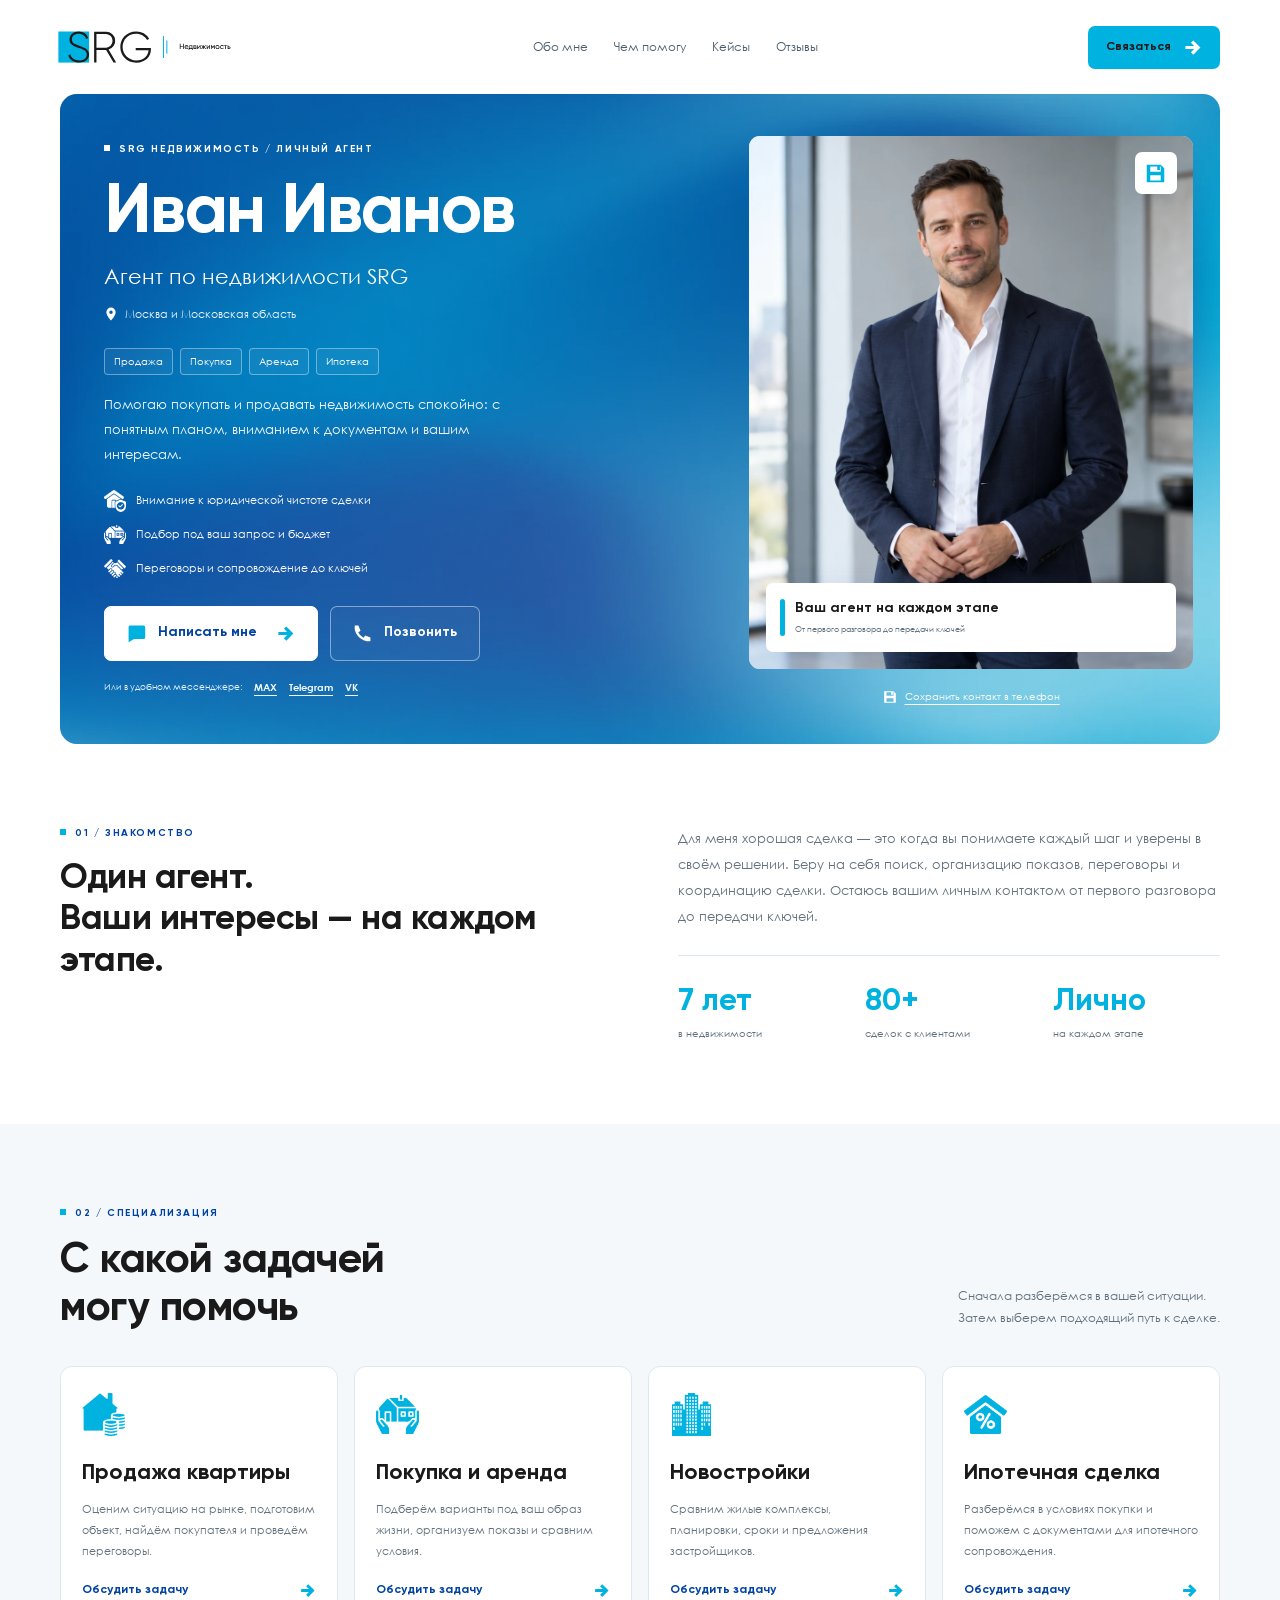
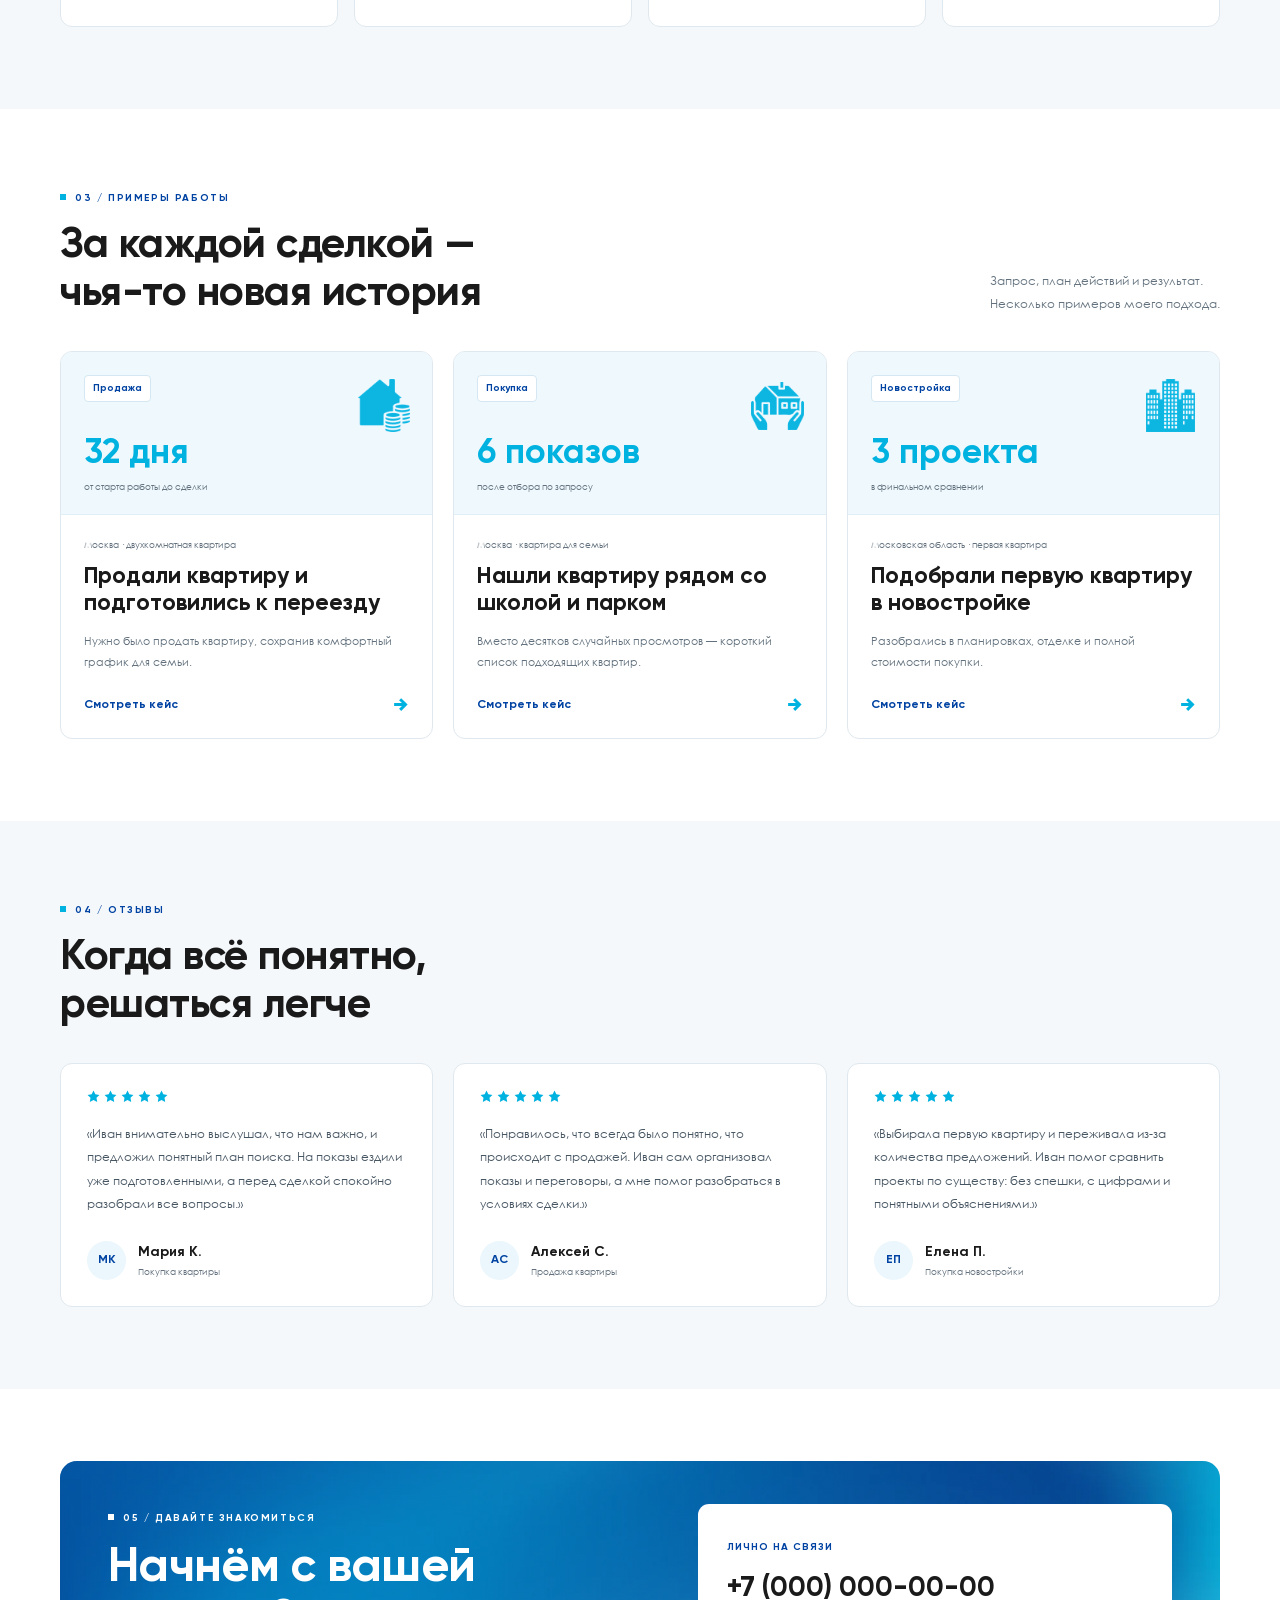
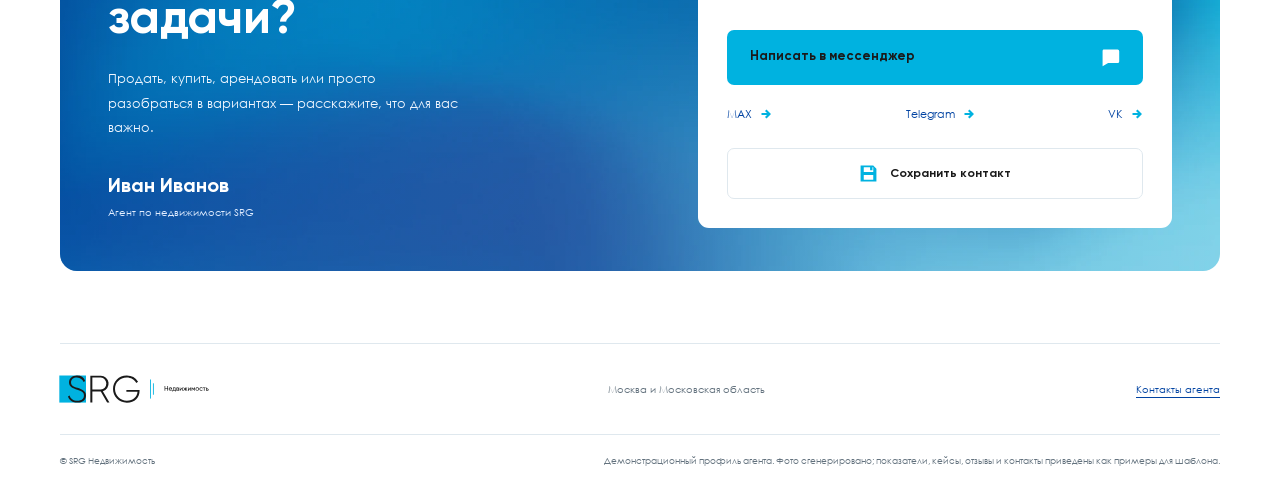
<file: agent-card/source/index.html>
<!doctype html>
<html lang="ru">
<head>
  <meta charset="utf-8">
  <meta name="viewport" content="width=device-width,initial-scale=1,viewport-fit=cover">
  <meta name="theme-color" content="#0143a2">
  <meta name="description" content="Иван Иванов — агент по недвижимости SRG. Продажа, покупка, аренда, новостройки и сопровождение ипотечной сделки.">
  <title>Иван Иванов — ваш агент по недвижимости | SRG</title>
  <link rel="icon" type="image/svg+xml" href="assets/images/logo-dark.svg">
  <link rel="stylesheet" href="styles.css">
  <script src="agent-config.js" defer></script>
  <script src="card.js" defer></script>
</head>
<body>
  <a class="skip-link" href="#main">Перейти к содержимому</a>
  <svg class="svg-defs" xmlns="http://www.w3.org/2000/svg" aria-hidden="true">
    <symbol id="i-arrow" viewBox="0 0 24 24"><path d="m13 3-3 3 4 4H3v4h11l-4 4 3 3 9-9z"/></symbol>
    <symbol id="i-phone" viewBox="0 0 24 24"><path d="m6.6 10.8 2.9-2.3L6.8 2H2.4C.1 12.2 11.8 23.9 22 21.6v-4.4l-6.5-2.7-2.3 2.9a17.4 17.4 0 0 1-6.6-6.6z"/></symbol>
    <symbol id="i-message" viewBox="0 0 24 24"><path d="M3 2h18a2 2 0 0 1 2 2v13a2 2 0 0 1-2 2H9l-7 4V4a2 2 0 0 1 1-2z"/></symbol>
    <symbol id="i-save" viewBox="0 0 24 24"><path d="M3 2h15l4 4v16H2V2zm3 2v6h12V4zm0 10v6h12v-6zM14 4h3v4h-3z"/></symbol>
    <symbol id="i-copy" viewBox="0 0 24 24"><path d="M8 1h14v17h-3V4H8zM2 6h14v17H2zm3 3v11h8V9z"/></symbol>
    <symbol id="i-close" viewBox="0 0 24 24"><path d="m5 2 7 7 7-7 3 3-7 7 7 7-3 3-7-7-7 7-3-3 7-7-7-7z"/></symbol>
    <symbol id="i-menu" viewBox="0 0 24 24"><path d="M2 4h20v3H2zm0 7h20v3H2zm0 7h20v3H2z"/></symbol>
    <symbol id="i-star" viewBox="0 0 24 24"><path d="m12 1 3.4 6.9 7.6 1.1-5.5 5.4 1.3 7.6-6.8-3.6L5.2 22l1.3-7.6L1 9l7.6-1.1z"/></symbol>
    <symbol id="i-pin" viewBox="0 0 24 24"><path d="M12 1a8 8 0 0 0-8 8c0 6 8 14 8 14s8-8 8-14a8 8 0 0 0-8-8zm0 11a3 3 0 1 1 0-6 3 3 0 0 1 0 6z"/></symbol>
  </svg>

  <header class="site-header">
    <div class="wrap header-inner">
      <a class="brand" href="#top" aria-label="SRG Недвижимость — в начало"><img src="assets/images/logo-dark.svg" width="220" height="67" alt="SRG Недвижимость"></a>
      <nav class="main-nav" id="main-nav" aria-label="Основная навигация">
        <a href="#about">Обо мне</a><a href="#specialization">Чем помогу</a><a href="#cases">Кейсы</a><a href="#reviews">Отзывы</a>
      </nav>
      <button class="button button-small header-contact" type="button" data-contact>Связаться<svg class="icon"><use href="#i-arrow"/></svg></button>
      <button class="menu-toggle" type="button" aria-expanded="false" aria-controls="main-nav" aria-label="Открыть меню"><svg class="icon"><use href="#i-menu"/></svg></button>
    </div>
  </header>

  <main id="main">
    <section class="wrap hero" id="top" aria-labelledby="agent-name">
      <div class="hero-content">
        <p class="eyebrow eyebrow-light">SRG Недвижимость / Личный агент</p>
        <h1 id="agent-name" data-agent-name>Иван Иванов</h1>
        <p class="hero-role" data-agent-role>Агент по недвижимости SRG</p>
        <p class="hero-location"><svg class="icon"><use href="#i-pin"/></svg><span data-agent-city>Москва и Московская область</span></p>
        <div class="service-tags" aria-label="Услуги"><span>Продажа</span><span>Покупка</span><span>Аренда</span><span>Ипотека</span></div>
        <p class="hero-intro" data-agent-intro>Помогаю покупать и продавать недвижимость спокойно: с понятным планом, вниманием к документам и вашим интересам.</p>
        <ul class="hero-benefits">
          <li><img src="assets/images/secure-white.png" alt="">Внимание к юридической чистоте сделки</li>
          <li><img src="assets/images/buy-white.png" alt="">Подбор под ваш запрос и бюджет</li>
          <li><img src="assets/images/handshake-white.png" alt="">Переговоры и сопровождение до ключей</li>
        </ul>
        <div class="hero-actions">
          <button class="button button-white" type="button" data-contact><svg class="icon"><use href="#i-message"/></svg>Написать мне<svg class="icon action-arrow"><use href="#i-arrow"/></svg></button>
          <a class="button button-glass" href="tel:+70000000000" data-call><svg class="icon"><use href="#i-phone"/></svg>Позвонить</a>
        </div>
        <div class="hero-socials"><span>Или в удобном мессенджере:</span><a href="https://max.ru/" data-social="max" target="_blank" rel="noopener noreferrer">MAX</a><a href="https://t.me/" data-social="telegram" target="_blank" rel="noopener noreferrer">Telegram</a><a href="https://vk.com/" data-social="vk" target="_blank" rel="noopener noreferrer">VK</a></div>
      </div>
      <div class="portrait-area">
        <div class="portrait-frame">
          <img class="agent-portrait" src="assets/images/ivan-ivanov.webp" width="1000" height="1250" alt="Иван Иванов, агент по недвижимости" data-agent-portrait fetchpriority="high">
          <button class="portrait-save" type="button" data-save-contact aria-label="Сохранить контакт агента"><svg class="icon"><use href="#i-save"/></svg></button>
          <div class="portrait-caption"><span class="caption-mark"></span><div><strong>Ваш агент на каждом этапе</strong><span>От первого разговора до передачи ключей</span></div></div>
        </div>
        <button class="save-link" type="button" data-save-contact><svg class="icon"><use href="#i-save"/></svg>Сохранить контакт в телефон</button>
      </div>
    </section>

    <section class="wrap about section" id="about" aria-labelledby="about-title">
      <div class="section-heading"><p class="eyebrow">01 / Знакомство</p><h2 id="about-title">Один агент.<br>Ваши интересы — на каждом этапе.</h2></div>
      <div class="about-copy"><p data-agent-about></p><div class="facts" id="agent-facts"></div></div>
    </section>

    <section class="section section-tint" id="specialization" aria-labelledby="specialization-title">
      <div class="wrap"><div class="section-heading heading-row"><div><p class="eyebrow">02 / Специализация</p><h2 id="specialization-title">С какой задачей<br>могу помочь</h2></div><p class="section-lead">Сначала разберёмся в вашей ситуации.<br>Затем выберем подходящий путь к сделке.</p></div><div class="specialty-grid" id="specialty-grid"></div></div>
    </section>

    <section class="wrap section" id="cases" aria-labelledby="cases-title">
      <div class="section-heading heading-row"><div><p class="eyebrow">03 / Примеры работы</p><h2 id="cases-title">За каждой сделкой —<br>чья-то новая история</h2></div><p class="section-lead">Запрос, план действий и результат.<br>Несколько примеров моего подхода.</p></div>
      <div class="case-grid" id="case-grid"></div>
    </section>

    <section class="section section-tint" id="reviews" aria-labelledby="reviews-title">
      <div class="wrap"><div class="section-heading heading-row"><div><p class="eyebrow">04 / Отзывы</p><h2 id="reviews-title">Когда всё понятно,<br>решаться легче</h2></div><div class="review-navigation"><span id="review-counter" aria-live="polite">1 / 3</span><button type="button" data-review-prev aria-label="Предыдущий отзыв"><svg class="icon reverse"><use href="#i-arrow"/></svg></button><button type="button" data-review-next aria-label="Следующий отзыв"><svg class="icon"><use href="#i-arrow"/></svg></button></div></div><div class="review-track" id="review-track" role="region" aria-label="Отзывы клиентов" tabindex="0"></div></div>
    </section>

    <section class="wrap section contact-section" id="contacts" aria-labelledby="contact-title">
      <div class="contact-copy"><p class="eyebrow eyebrow-light">05 / Давайте знакомиться</p><h2 id="contact-title">Начнём с вашей<br>задачи?</h2><p>Продать, купить, арендовать или просто разобраться в вариантах — расскажите, что для вас важно.</p><div class="contact-signature"><strong data-agent-name>Иван Иванов</strong><span data-agent-role>Агент по недвижимости SRG</span></div></div>
      <div class="contact-card"><span class="micro-label">Лично на связи</span><a class="phone-link" href="tel:+70000000000" data-call data-agent-phone>+7 (000) 000-00-00</a><button class="button" type="button" data-contact>Написать в мессенджер<svg class="icon"><use href="#i-message"/></svg></button><div class="contact-socials"><a href="https://max.ru/" data-social="max" target="_blank" rel="noopener noreferrer">MAX<svg class="icon"><use href="#i-arrow"/></svg></a><a href="https://t.me/" data-social="telegram" target="_blank" rel="noopener noreferrer">Telegram<svg class="icon"><use href="#i-arrow"/></svg></a><a href="https://vk.com/" data-social="vk" target="_blank" rel="noopener noreferrer">VK<svg class="icon"><use href="#i-arrow"/></svg></a></div><button class="button button-outline" type="button" data-save-contact><svg class="icon"><use href="#i-save"/></svg>Сохранить контакт</button></div>
    </section>
  </main>

  <footer class="wrap footer"><div class="footer-top"><a class="brand footer-brand" href="#top" aria-label="SRG — в начало"><img src="assets/images/logo-dark.svg" width="190" height="58" alt="SRG Недвижимость"></a><span data-agent-city>Москва и Московская область</span><a href="#contacts">Контакты агента</a></div><div class="footer-bottom"><span>© SRG Недвижимость</span><p>Демонстрационный профиль агента. Фото сгенерировано; показатели, кейсы, отзывы и контакты приведены как примеры для шаблона.</p></div></footer>

  <div class="mobile-action-bar" aria-label="Быстрая связь"><a class="button button-outline" href="tel:+70000000000" data-call><svg class="icon"><use href="#i-phone"/></svg>Позвонить</a><button class="button" type="button" data-contact><svg class="icon"><use href="#i-message"/></svg>Написать</button></div>

  <dialog class="contact-dialog" id="contact-dialog" aria-labelledby="dialog-title"><div class="dialog-top"><span class="eyebrow">Личная связь</span><button class="icon-button" type="button" data-close-dialog aria-label="Закрыть контакты"><svg class="icon"><use href="#i-close"/></svg></button></div><h2 id="dialog-title">Как вам удобнее?</h2><p class="dialog-copy" id="contact-context">Расскажите о своей задаче — начнём с разговора.</p><div class="dialog-phone"><a href="tel:+70000000000" data-call data-agent-phone>+7 (000) 000-00-00</a><button class="icon-button" type="button" data-copy-phone aria-label="Скопировать номер телефона"><svg class="icon"><use href="#i-copy"/></svg></button></div><div class="messenger-list"><a href="https://max.ru/" data-social="max" target="_blank" rel="noopener noreferrer"><span class="messenger-wordmark">MAX</span><span><strong>Написать в MAX</strong><small>Обсудим детали в сообщениях</small></span><svg class="icon"><use href="#i-arrow"/></svg></a><a href="https://t.me/" data-social="telegram" target="_blank" rel="noopener noreferrer"><span class="messenger-wordmark">TG</span><span><strong>Написать в Telegram</strong><small>Отправьте вопрос или ссылку на объект</small></span><svg class="icon"><use href="#i-arrow"/></svg></a><a href="https://vk.com/" data-social="vk" target="_blank" rel="noopener noreferrer"><span class="messenger-wordmark">VK</span><span><strong>Написать во ВКонтакте</strong><small>Выберите привычный способ общения</small></span><svg class="icon"><use href="#i-arrow"/></svg></a></div><p class="demo-contact-note" data-demo-note>В шаблоне показаны демонстрационные контакты.</p></dialog>

  <dialog class="case-dialog" id="case-dialog" aria-labelledby="case-dialog-title"><div class="dialog-top"><span class="eyebrow">История сделки</span><button class="icon-button" type="button" data-close-dialog aria-label="Закрыть кейс"><svg class="icon"><use href="#i-close"/></svg></button></div><div id="case-dialog-content"></div><button class="button case-contact-button" type="button" id="case-contact">Обсудить похожую задачу<svg class="icon"><use href="#i-message"/></svg></button></dialog>

  <div class="toast" id="toast" role="status" aria-live="polite" hidden></div>
  <noscript><p class="wrap notice">Для интерактивных возможностей визитки включите JavaScript в браузере.</p></noscript>
</body>
</html>
</file>
<file: agent-card/source/styles.css>
@font-face{font-family:SRGGilroy;src:url('assets/fonts/gilroy-bold.woff2') format('woff2');font-weight:700;font-display:swap}
@font-face{font-family:SRGCentury;src:url('assets/fonts/century-gothic-regular.woff2') format('woff2');font-weight:400;font-display:swap}
@font-face{font-family:SRGCentury;src:url('assets/fonts/century-gothic-bold.woff2') format('woff2');font-weight:700;font-display:swap}
:root{--cyan:#00b2e0;--blue:#0062d8;--cobalt:#0143a2;--ink:#1a1a1a;--muted:#62717d;--line:#dfe8ee;--soft:#f4f8fb;--radius:12px}
*{box-sizing:border-box}html{scroll-behavior:smooth;scroll-padding-top:105px}body{margin:0;background:#fff;color:var(--ink);font:14px/1.7 SRGCentury,'Century Gothic',Arial,sans-serif;-webkit-font-smoothing:antialiased}body.dialog-open{overflow:hidden}button,input,a{-webkit-tap-highlight-color:transparent}button{font:inherit;color:inherit;cursor:pointer}button:disabled{opacity:.35;cursor:default}a{color:inherit}button,a{touch-action:manipulation}button:focus-visible,a:focus-visible,[tabindex]:focus-visible{outline:3px solid var(--cyan);outline-offset:5px}button{border:0}h1,h2,h3,p{margin:0}h1,h2,h3,strong,.button,.eyebrow,.micro-label{font-family:SRGGilroy,Arial,sans-serif;font-weight:700}img{display:block;max-width:100%}svg{display:block}.icon{width:21px;height:21px;fill:currentColor;flex-shrink:0}.svg-defs{position:absolute;width:0;height:0;overflow:hidden}[hidden]{display:none!important}.wrap{width:min(1160px,calc(100% - 64px));margin:auto}.skip-link{position:fixed;top:-60px;left:16px;z-index:200;background:#fff;padding:12px}.skip-link:focus{top:12px}.site-header{position:relative;background:#fff;z-index:20}.header-inner{height:94px;display:flex;align-items:center;justify-content:space-between;gap:24px}.brand{display:block;flex-shrink:0}.brand img{width:220px;height:auto;margin-left:-17px}.main-nav{display:flex;gap:26px;align-items:center}.main-nav a{font-size:12px;text-decoration:none;color:#4c5d6a}.main-nav a:hover{color:var(--cobalt)}.button{display:inline-flex;align-items:center;justify-content:center;gap:12px;min-height:55px;padding:15px 22px;background:var(--cyan);color:var(--ink);border:1px solid transparent;border-radius:7px;font-size:14px;line-height:1.4;text-decoration:none;transition:background .15s,transform .15s}.button:hover{background:#22c3e9;transform:translateY(-1px)}.button .icon{color:#fff;width:19px;height:19px}.button-small{min-height:43px;font-size:12px;padding:11px 17px}.menu-toggle{display:none;background:var(--soft);border-radius:6px;width:42px;height:42px;place-items:center;color:var(--cobalt)}.hero{position:relative;isolation:isolate;overflow:hidden;display:grid;grid-template-columns:minmax(0,1.27fr) minmax(0,.9fr);gap:25px;background:var(--cobalt) url('assets/images/brand-gradient.webp') center/cover;border-radius:17px;color:white;min-height:650px}.hero:before{content:'';position:absolute;inset:0;z-index:-1;background:linear-gradient(100deg,#0143a25c,#0143a218 65%,transparent)}.hero-content{padding:48px 0 42px 44px;min-width:0}.eyebrow{font-size:10px;letter-spacing:1.6px;color:var(--cobalt);text-transform:uppercase;line-height:1.5;margin-bottom:17px}.eyebrow:before{content:'';width:6px;height:6px;background:var(--cyan);display:inline-block;margin-right:9px;vertical-align:1px}.eyebrow-light{color:#fff}.eyebrow-light:before{background:#fff}.hero h1{font-size:70px;line-height:1.02;letter-spacing:-1.7px;margin:21px 0 13px}.hero-role{font-size:21px;line-height:1.4}.hero-location{display:flex;align-items:center;gap:7px;font-size:11px;margin-top:13px;color:#f0f7ff}.hero-location .icon{width:14px;height:14px;color:#fff}.service-tags{display:flex;flex-wrap:wrap;gap:7px;margin:25px 0 18px}.service-tags span{border:1px solid #ffffff60;background:#ffffff0d;border-radius:4px;padding:4px 9px;font-size:10px;line-height:1.7}.hero-intro{font-size:13px;line-height:1.9;max-width:445px;color:#f4faff}.hero-benefits{display:grid;gap:12px;list-style:none;margin:22px 0 26px;padding:0}.hero-benefits li{display:flex;align-items:center;gap:10px;font-size:11px;line-height:1.7}.hero-benefits img{height:22px;width:22px;object-fit:contain}.hero-actions{display:flex;gap:12px}.button-white{background:#fff;color:var(--cobalt);border-color:#fff}.button-white:hover{background:#f1faff}.button-white .icon{color:var(--cyan)}.action-arrow{margin-left:7px}.button-glass{background:#ffffff08;border-color:#ffffff70;color:#fff}.button-glass:hover{background:#ffffff25}.hero-socials{display:flex;flex-wrap:wrap;gap:12px;align-items:center;font-size:10px;margin-top:18px;color:#f5faff}.hero-socials>span{font-size:9px;color:#e5f0ff}.hero-socials a{text-underline-offset:4px;text-decoration-thickness:1px;font-weight:700}.portrait-area{padding:27px 27px 22px 0;min-width:0;display:flex;flex-direction:column;justify-content:center}.portrait-frame{position:relative;height:533px;border-radius:11px;background:#dce8ee;overflow:hidden}.agent-portrait{width:100%;height:100%;object-fit:cover;object-position:50% 0}.portrait-save{position:absolute;right:16px;top:16px;display:grid;place-items:center;width:42px;height:42px;background:#fff;border-radius:7px;color:var(--cyan);box-shadow:0 5px 20px #0143a21a}.portrait-caption{position:absolute;left:17px;right:17px;bottom:17px;display:flex;align-items:center;gap:10px;padding:16px 14px;background:#fff;border-radius:7px;color:var(--ink);box-shadow:0 8px 30px #0143a222}.caption-mark{display:block;width:5px;align-self:stretch;background:var(--cyan);border-radius:3px;flex-shrink:0}.portrait-caption strong{font-size:14px;line-height:1.3;display:block}.portrait-caption span:last-child{font-size:8px;color:var(--muted);display:block;margin-top:5px;line-height:1.7}.save-link{align-self:center;display:flex;align-items:center;gap:8px;font-size:10px;line-height:1.5;margin-top:17px;color:#fff;background:none;padding:3px;text-decoration:underline;text-underline-offset:4px}.save-link .icon{width:14px;height:14px;color:#fff}.section{padding-top:82px;padding-bottom:82px}.about{display:grid;grid-template-columns:1fr 1fr;gap:75px;align-items:start}.section-heading h2{font-size:42px;line-height:1.13;letter-spacing:-.5px}.about .section-heading h2{font-size:35px;line-height:1.18}.about-copy>p{font-size:13px;color:var(--muted);line-height:2}.facts{display:grid;grid-template-columns:1fr 1fr 1fr;gap:20px;padding-top:27px;margin-top:25px;border-top:1px solid var(--line)}.fact strong{font-size:31px;color:var(--cyan);line-height:1.2;display:block}.fact span{font-size:10px;color:var(--muted);display:block;line-height:1.7;margin-top:5px}.section-tint{background:var(--soft)}.heading-row{display:flex;align-items:flex-end;justify-content:space-between;gap:40px;margin-bottom:33px}.section-lead{font-size:12px;color:var(--muted);line-height:1.9;padding-bottom:3px;max-width:340px}.specialty-grid{display:grid;grid-template-columns:repeat(4,minmax(0,1fr));gap:16px}.specialty-card{background:#fff;border:1px solid var(--line);border-radius:var(--radius);padding:26px 21px;display:flex;flex-direction:column;transition:border-color .2s,box-shadow .2s}.specialty-card:hover{border-color:var(--cyan);box-shadow:0 10px 35px #0143a20c}.specialty-card img{height:43px;width:43px;object-fit:contain;margin-bottom:25px}.specialty-card h3{font-size:22px;line-height:1.15;margin-bottom:13px}.specialty-card p{font-size:11px;line-height:1.9;color:var(--muted)}.text-action{display:inline-flex;align-items:center;justify-content:space-between;gap:12px;text-align:left;background:none;padding:18px 0 0;font-family:SRGGilroy,Arial,sans-serif;font-weight:700;font-size:12px;margin-top:auto;color:var(--cobalt)}.text-action .icon{height:17px;width:17px;color:var(--cyan)}.case-grid{display:grid;grid-template-columns:repeat(3,minmax(0,1fr));gap:20px}.case-card{border:1px solid var(--line);border-radius:var(--radius);overflow:hidden;background:#fff;display:flex;flex-direction:column}.case-visual{background:#eef8fd;padding:23px 23px 20px;position:relative;min-height:163px;border-bottom:1px solid #e1eff7;display:flex;flex-direction:column;justify-content:space-between}.case-tag{font-family:SRGGilroy,Arial,sans-serif;font-weight:700;font-size:10px;color:var(--cobalt);align-self:flex-start;border-radius:4px;border:1px solid #d4e7f2;padding:4px 8px;background:#fff}.case-visual img{position:absolute;right:22px;top:27px;width:53px;height:53px;object-fit:contain;opacity:.95}.case-metric{position:relative;margin-top:24px;max-width:80%}.case-metric strong{display:block;color:var(--cyan);font-size:35px;line-height:1.15}.case-metric span{display:block;font-size:9px;color:var(--muted);margin-top:5px}.case-copy{padding:23px;display:flex;flex-direction:column;flex:1}.case-location{font-size:9px;color:var(--muted);margin-bottom:10px;line-height:1.6}.case-copy h3{font-size:23px;line-height:1.2;margin-bottom:13px}.case-copy>p:last-of-type{font-size:11px;color:var(--muted);line-height:1.9}.case-copy .text-action{padding-top:22px}.review-track{display:grid;grid-template-columns:repeat(3,minmax(0,1fr));gap:20px}.review-card{background:#fff;border:1px solid var(--line);border-radius:var(--radius);padding:26px;display:flex;flex-direction:column;min-width:0}.stars{display:flex;gap:4px;color:var(--cyan);margin-bottom:19px}.stars svg{width:13px;height:13px;fill:currentColor}.review-card blockquote{font-size:12px;line-height:1.95;margin:0;color:#465562}.review-author{display:flex;align-items:center;gap:12px;padding-top:25px;margin-top:auto}.review-avatar{width:39px;height:39px;display:grid;place-items:center;border-radius:50%;background:#ebf7fc;color:var(--cobalt);font-family:SRGGilroy,Arial,sans-serif;font-size:12px;flex-shrink:0}.review-author strong{display:block;font-size:14px;line-height:1.5}.review-author small{font-size:9px;color:var(--muted);line-height:1.5;display:block;margin-top:2px}.review-navigation{display:none}.contact-section{margin-top:72px;margin-bottom:72px;padding:43px 48px;display:grid;grid-template-columns:1fr .92fr;align-items:center;gap:75px;background:var(--cobalt) url('assets/images/brand-gradient.webp') center/cover;border-radius:17px;position:relative;isolation:isolate;overflow:hidden;color:#fff}.contact-section:before{content:'';position:absolute;inset:0;z-index:-1;background:linear-gradient(90deg,#0143a25c,transparent)}.contact-copy h2{font-size:48px;line-height:1.08;margin-bottom:20px;letter-spacing:-.7px}.contact-copy>p:not(.eyebrow){font-size:13px;line-height:1.9;color:#f1f7ff;max-width:350px}.contact-signature{margin-top:29px}.contact-signature strong{font-size:20px;display:block}.contact-signature span{font-size:10px;display:block;color:#e1edff}.contact-card{background:#fff;border-radius:11px;padding:29px;color:var(--ink)}.micro-label{color:var(--cobalt);font-size:10px;letter-spacing:1px;text-transform:uppercase}.phone-link{font-family:SRGGilroy,Arial,sans-serif;font-size:28px;line-height:1.3;white-space:nowrap;text-decoration:none;display:block;margin:14px 0 23px}.contact-card>.button{width:100%;justify-content:space-between;font-size:13px}.contact-socials{display:flex;gap:15px;justify-content:space-between;margin:20px 0 25px}.contact-socials a{display:inline-flex;align-items:center;gap:8px;font-size:11px;text-decoration:none;color:var(--cobalt)}.contact-socials .icon{width:12px;height:12px;color:var(--cyan)}.button-outline{background:#fff;border-color:var(--line);color:var(--ink)}.button-outline:hover{background:#f1f9fd;border-color:#cce8f4}.button-outline .icon{color:var(--cyan)}.contact-card>.button-outline{justify-content:center;font-size:12px;min-height:48px}.footer{padding-bottom:28px;border-top:1px solid var(--line)}.footer-top{display:flex;align-items:center;gap:30px;justify-content:space-between;padding:18px 0}.footer-brand img{width:190px;margin-left:-14px}.footer-top>span,.footer-top>a:last-child{font-size:10px;color:var(--muted)}.footer-top>a:last-child{text-underline-offset:4px;color:var(--cobalt)}.footer-bottom{border-top:1px solid var(--line);padding-top:18px;display:flex;justify-content:space-between;gap:40px;font-size:9px;color:var(--muted);line-height:1.8}.footer-bottom p{max-width:650px}.mobile-action-bar{display:none}dialog{border:0;border-top:4px solid var(--cyan);border-radius:12px;background:#fff;color:var(--ink);padding:27px;width:min(540px,calc(100% - 32px));max-height:85vh;max-height:85dvh;font-family:SRGCentury,Arial,sans-serif;box-shadow:0 25px 100px #0143a22b}dialog::backdrop{background:#102d54a8;backdrop-filter:blur(4px)}.dialog-top{display:flex;align-items:center;justify-content:space-between;gap:20px;margin-bottom:17px}.dialog-top .eyebrow{margin:0;font-size:9px}.icon-button{width:36px;height:36px;display:grid;place-items:center;flex-shrink:0;color:var(--cyan);background:#f0f8fd;border-radius:5px}.icon-button .icon{width:15px;height:15px}dialog h2{font-size:32px;line-height:1.15;letter-spacing:-.3px}.dialog-copy{font-size:12px;color:var(--muted);line-height:1.9;margin-top:13px}.dialog-phone{display:flex;align-items:center;justify-content:space-between;gap:12px;background:var(--soft);border:1px solid var(--line);border-radius:7px;padding:15px 14px;margin:23px 0 18px}.dialog-phone>a{font-family:SRGGilroy,Arial,sans-serif;font-weight:700;font-size:23px;line-height:1.3;text-decoration:none}.dialog-phone .icon-button{background:#fff}.messenger-list{display:grid;gap:9px}.messenger-list>a{display:flex;align-items:center;gap:13px;border:1px solid var(--line);border-radius:7px;padding:15px;text-decoration:none}.messenger-list>a:hover{background:#f6fbfe;border-color:#b7e5f3}.messenger-wordmark{width:36px;height:36px;display:grid;place-items:center;background:var(--cyan);border-radius:7px;color:#fff;font-family:SRGGilroy,Arial,sans-serif;font-size:12px;flex-shrink:0}.messenger-list strong{display:block;font-size:15px;line-height:1.3}.messenger-list small{display:block;font-size:9px;color:var(--muted);margin-top:3px;line-height:1.7}.messenger-list>a>.icon{margin-left:auto;color:var(--cyan);width:17px;height:17px}.demo-contact-note{font-size:10px;line-height:1.8;color:var(--muted);padding-top:17px}.case-dialog{width:min(660px,calc(100% - 32px))}.case-dialog .case-tag{display:inline-block;margin:0 0 15px}.case-dialog h2{margin-bottom:12px;font-size:30px}.case-dialog-location{font-size:11px;color:var(--muted);line-height:1.8}.case-detail{margin-top:22px}.case-detail h3{font-size:18px;margin-bottom:8px;line-height:1.3}.case-detail p{font-size:12px;line-height:1.9;color:var(--muted)}.case-result{background:#f0f9fe;border-left:3px solid var(--cyan);padding:16px 18px;border-radius:5px}.case-contact-button{width:100%;justify-content:space-between;margin-top:25px;font-size:13px}.toast{position:fixed;bottom:30px;left:50%;transform:translateX(-50%);z-index:1000;background:#1a1a1a;color:#fff;box-shadow:0 7px 30px #0002;border-radius:8px;padding:13px 18px;font-size:12px;line-height:1.7;max-width:calc(100% - 32px);width:max-content}.notice{padding:20px;background:var(--soft)}
@media(max-width:1100px){.main-nav{gap:18px}.wrap{width:calc(100% - 40px)}.hero{grid-template-columns:1.15fr .85fr;gap:20px}.hero-content{padding:40px 0 36px 32px}.hero h1{font-size:59px}.hero-role{font-size:18px}.portrait-area{padding:24px 24px 20px 0}.portrait-frame{height:530px}.portrait-caption{padding:13px 12px;left:12px;right:12px}.portrait-caption strong{font-size:12px}.hero-intro{font-size:12px}.hero-benefits li{font-size:10px}.about{gap:45px}.section-heading h2{font-size:37px}.specialty-grid{gap:12px}.specialty-card{padding:22px 18px}.specialty-card h3{font-size:20px}.case-grid,.review-track{gap:16px}.case-copy{padding:21px}.review-card{padding:22px}.contact-section{gap:45px;padding:37px}.contact-copy h2{font-size:43px}.contact-card{padding:25px}.phone-link{font-size:25px}}
@media(max-width:880px){.main-nav{gap:15px}.main-nav a{font-size:11px}.header-contact{display:none}.hero{grid-template-columns:1fr .8fr;gap:18px}.hero h1{font-size:51px}.hero-content{padding:35px 0 32px 27px}.hero-actions{flex-direction:column;max-width:270px}.hero-actions .button{min-height:49px;padding:12px 17px}.hero-benefits{gap:10px}.hero-benefits li{font-size:10px}.hero-socials>span{width:100%}.portrait-area{padding:24px 20px 20px 0}.portrait-frame{height:570px}.portrait-caption strong{font-size:11px}.portrait-caption span:last-child{font-size:8px}.specialty-grid{grid-template-columns:1fr 1fr;gap:16px}.specialty-card{padding:26px}.specialty-card img{margin-bottom:20px}.specialty-card h3{font-size:23px}.specialty-card p{font-size:12px}.about .section-heading h2{font-size:31px}.facts{gap:13px}.fact strong{font-size:27px}.case-grid{grid-template-columns:1fr}.case-card{display:grid;grid-template-columns:.7fr 1.3fr}.case-visual{border:0;border-right:1px solid var(--line);min-height:220px}.case-visual img{top:65px}.case-metric{max-width:none}.case-copy h3{font-size:24px}.case-copy>p:last-of-type{font-size:12px}.review-track{gap:12px}.review-card{padding:20px 17px}.review-card blockquote{font-size:11px}.review-author{gap:9px}.review-author strong{font-size:13px}.review-avatar{width:34px;height:34px;font-size:10px}.contact-section{gap:30px;padding:31px}.contact-copy h2{font-size:38px}.contact-card{padding:22px}.phone-link{font-size:23px}.contact-socials{gap:10px}.contact-socials a{font-size:10px;gap:5px}.section-lead{font-size:11px;max-width:280px}}
@media(max-width:700px){html{scroll-padding-top:85px}body{padding-bottom:80px}.wrap{width:calc(100% - 36px)}.header-inner{height:76px;gap:15px}.brand img{width:185px;margin-left:-14px}.menu-toggle{display:grid}.main-nav{display:none;position:absolute;top:70px;left:18px;right:18px;background:#fff;border:1px solid var(--line);box-shadow:0 15px 35px #0143a216;border-radius:9px;padding:10px;z-index:40}.main-nav.is-open{display:grid}.main-nav a{font-size:13px;padding:12px;border-radius:5px}.main-nav a:hover{background:var(--soft)}.hero{display:flex;flex-direction:column;gap:0;min-height:0;border-radius:12px;padding:26px 20px 25px}.hero-content{display:contents}.hero .eyebrow{order:1;font-size:8px;letter-spacing:1.2px;margin-bottom:0}.hero h1{order:2;font-size:49px;line-height:1.02;letter-spacing:-1px;margin:16px 0 9px}.hero-role{order:3;font-size:18px;line-height:1.5}.hero-location{order:4;font-size:10px;gap:6px;margin-top:8px}.hero-location .icon{width:12px;height:12px}.portrait-area{order:5;padding:0;display:block;margin:22px 0 20px}.portrait-frame{height:345px;border-radius:8px;max-width:none}.portrait-caption{left:12px;right:12px;bottom:12px;padding:12px}.portrait-caption strong{font-size:13px}.portrait-caption span:last-child{font-size:8px}.portrait-save{height:37px;width:37px;right:12px;top:12px}.portrait-save .icon{width:18px;height:18px}.save-link{display:none}.hero-actions{order:6;max-width:none;flex-direction:row;gap:9px}.hero-actions .button{flex:1;min-height:51px;padding:13px 12px;font-size:12px;gap:8px;white-space:nowrap}.hero-actions .action-arrow{display:none}.hero-actions .icon{width:16px;height:16px}.hero-socials{order:7;margin-top:16px;gap:14px;font-size:11px}.hero-socials>span{font-size:9px;width:100%}.service-tags{order:8;margin:23px 0 14px;gap:6px}.service-tags span{font-size:9px;padding:3px 8px}.hero-intro{order:9;font-size:12px;line-height:1.95;max-width:none}.hero-benefits{order:10;margin:20px 0 0;gap:13px}.hero-benefits li{font-size:10px;line-height:1.8;gap:9px}.hero-benefits img{width:21px;height:21px}.section{padding-top:49px;padding-bottom:49px}.eyebrow{font-size:9px;letter-spacing:1.2px;margin-bottom:13px}.section-heading h2{font-size:32px;line-height:1.15;letter-spacing:-.35px}.about{display:flex;flex-direction:column;gap:23px}.about .section-heading h2{font-size:31px}.about-copy>p{font-size:12px;line-height:2}.facts{gap:16px;padding-top:23px;margin-top:23px}.fact strong{font-size:29px}.fact span{font-size:9px;line-height:1.7}.heading-row{align-items:flex-start;flex-direction:column;gap:17px;margin-bottom:25px}.section-lead{font-size:11px;line-height:1.9;max-width:none}.specialty-grid{grid-template-columns:1fr 1fr;gap:11px}.specialty-card{padding:21px 15px;border-radius:9px}.specialty-card img{width:34px;height:34px;margin-bottom:20px}.specialty-card h3{font-size:20px;line-height:1.15;margin-bottom:12px}.specialty-card p{font-size:10px;line-height:1.95}.text-action{font-size:10px;padding-top:17px;gap:8px;line-height:1.5}.text-action .icon{height:14px;width:14px}.case-grid{gap:19px}.case-card{display:flex;border-radius:10px}.case-visual{border:0;border-bottom:1px solid #e1eff7;min-height:155px;padding:21px}.case-visual img{top:27px;right:23px;width:54px;height:54px}.case-metric strong{font-size:36px}.case-metric span{font-size:10px}.case-copy{padding:23px 21px}.case-location{font-size:10px}.case-copy h3{font-size:25px}.case-copy>p:last-of-type{font-size:11px;line-height:1.95}.case-copy .text-action{font-size:12px;padding-top:22px}.case-copy .text-action .icon{width:17px;height:17px}.review-track{display:grid;grid-template-columns:none;grid-auto-flow:column;grid-auto-columns:88%;gap:14px;overflow-x:auto;scroll-snap-type:x mandatory;overscroll-behavior-x:contain;scrollbar-width:none;padding:2px 2px 12px;margin:0 -2px}.review-track::-webkit-scrollbar{display:none}.review-card{scroll-snap-align:start;padding:24px 22px;border-radius:10px}.review-card blockquote{font-size:12px;line-height:1.95}.review-author strong{font-size:14px}.review-author small{font-size:10px}.review-avatar{width:38px;height:38px;font-size:11px}.review-navigation{display:flex;align-items:center;gap:9px;align-self:flex-end;margin-top:-3px}.review-navigation>span{font-size:10px;color:var(--muted);margin-right:4px}.review-navigation button{width:35px;height:35px;display:grid;place-items:center;background:#fff;border:1px solid var(--line);border-radius:5px;color:var(--cyan)}.review-navigation .icon{width:15px;height:15px}.reverse{transform:rotate(180deg)}.contact-section{display:flex;flex-direction:column;gap:28px;padding:29px 20px;margin-top:46px;margin-bottom:44px;border-radius:12px;align-items:stretch}.contact-copy h2{font-size:38px;line-height:1.08;margin-bottom:17px}.contact-copy>p:not(.eyebrow){font-size:12px;line-height:1.9;max-width:none}.contact-signature{margin-top:22px}.contact-signature strong{font-size:20px}.contact-signature span{font-size:10px}.contact-card{padding:23px 19px;border-radius:8px}.phone-link{font-size:26px;margin:14px 0 20px}.micro-label{font-size:9px}.contact-card>.button{font-size:12px;min-height:53px;padding:14px 16px}.contact-socials{gap:14px;margin:20px 0}.contact-socials a{font-size:11px;gap:6px}.contact-socials .icon{width:11px;height:11px}.contact-card>.button-outline{font-size:11px;min-height:47px}.footer{padding-bottom:25px}.footer-top{flex-wrap:wrap;gap:12px;justify-content:space-between;padding:13px 0 19px}.footer-brand{width:100%}.footer-brand img{width:165px;margin-left:-12px}.footer-top>span,.footer-top>a:last-child{font-size:9px}.footer-bottom{display:flex;flex-direction:column;gap:10px;font-size:8px;padding-top:17px}.footer-bottom p{font-size:8px;line-height:1.9}.mobile-action-bar{position:fixed;bottom:0;left:0;right:0;z-index:50;padding:11px 18px calc(11px + env(safe-area-inset-bottom));display:grid;grid-template-columns:1fr 1fr;gap:10px;background:#ffffffed;backdrop-filter:blur(14px);border-top:1px solid var(--line)}.mobile-action-bar .button{min-height:48px;font-size:13px;padding:12px}.mobile-action-bar .icon{height:17px;width:17px}dialog{padding:22px 19px;border-radius:10px;max-height:87vh;max-height:87dvh}.dialog-top{margin-bottom:17px}.dialog-top .eyebrow{font-size:8px}dialog h2{font-size:30px}.dialog-copy{font-size:11px;line-height:1.9}.dialog-phone{padding:13px 12px;gap:8px;margin:20px 0 16px}.dialog-phone>a{font-size:21px}.dialog-phone .icon-button{width:30px;height:33px}.messenger-list>a{gap:11px;padding:13px 11px}.messenger-wordmark{width:33px;height:33px;font-size:11px}.messenger-list strong{font-size:14px}.messenger-list small{font-size:8px}.messenger-list>a>.icon{width:15px;height:15px}.demo-contact-note{font-size:9px}.case-dialog h2{font-size:27px;line-height:1.18}.case-dialog-location{font-size:10px}.case-detail{margin-top:21px}.case-detail h3{font-size:18px}.case-detail p{font-size:11px;line-height:1.95}.case-result{padding:15px}.case-contact-button{font-size:12px;line-height:1.5;padding:14px}.toast{bottom:calc(91px + env(safe-area-inset-bottom));font-size:11px;padding:12px 15px;text-align:center}}
@media(max-width:360px){.wrap{width:calc(100% - 28px)}.header-inner{height:70px}.brand img{width:172px;margin-left:-13px}.hero{padding:24px 17px}.hero h1{font-size:43px}.hero-role{font-size:16px}.hero-location{font-size:9px}.hero .eyebrow{font-size:7px}.portrait-frame{height:318px}.hero-actions .button{font-size:11px;gap:7px;padding:12px 10px}.hero-socials{gap:12px}.hero-benefits li{font-size:9px}.specialty-grid{gap:9px}.specialty-card{padding:19px 12px}.specialty-card h3{font-size:18px}.specialty-card p{font-size:9px}.text-action{font-size:9px;gap:5px}.section-heading h2,.about .section-heading h2{font-size:29px}.fact strong{font-size:26px}.facts{gap:10px}.fact span{font-size:8px}.contact-section{padding:27px 17px}.phone-link{font-size:23px}.contact-card{padding:22px 16px}.contact-socials a{font-size:10px;gap:5px}.contact-socials{gap:9px}.dialog-phone>a{font-size:19px}.messenger-list strong{font-size:13px}.mobile-action-bar{padding-left:14px;padding-right:14px}}
@media(prefers-reduced-motion:reduce){html{scroll-behavior:auto}*,*:before,*:after{transition:none!important;animation:none!important;scroll-behavior:auto!important}}
</file>
